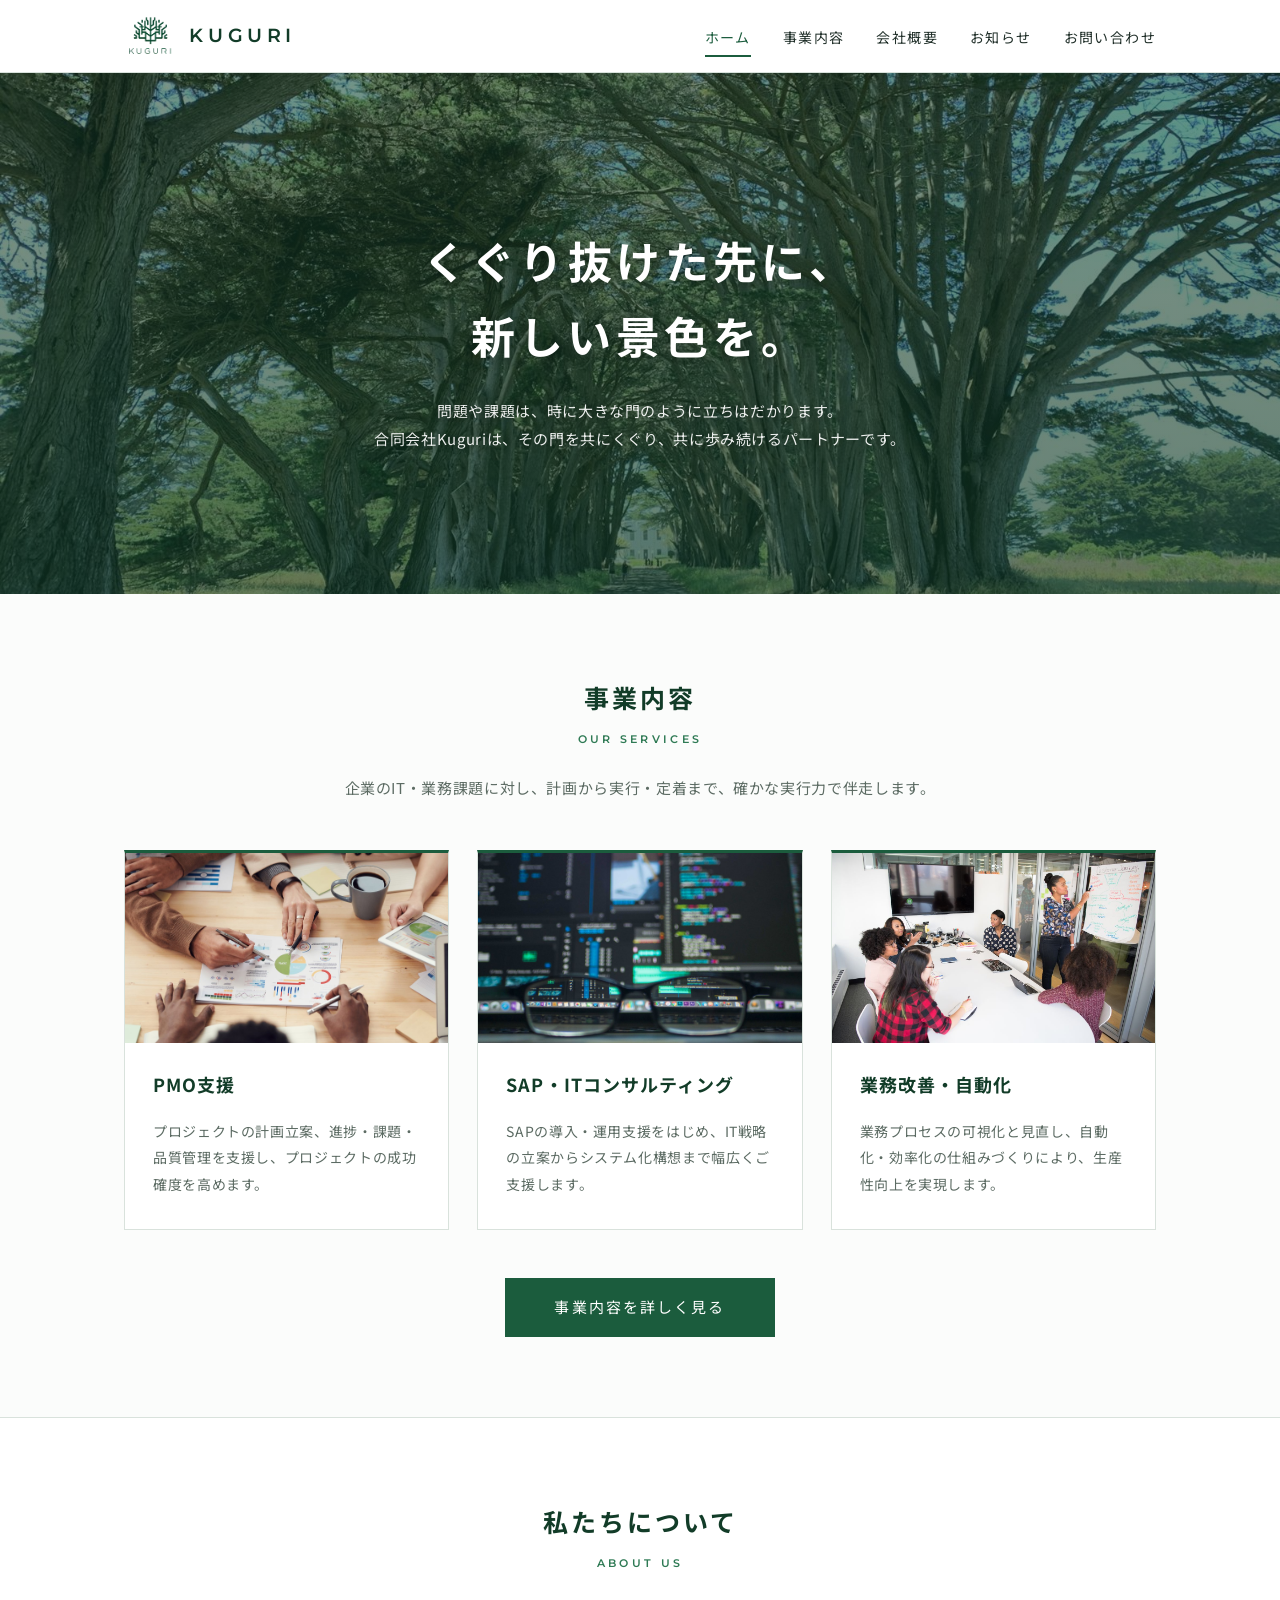
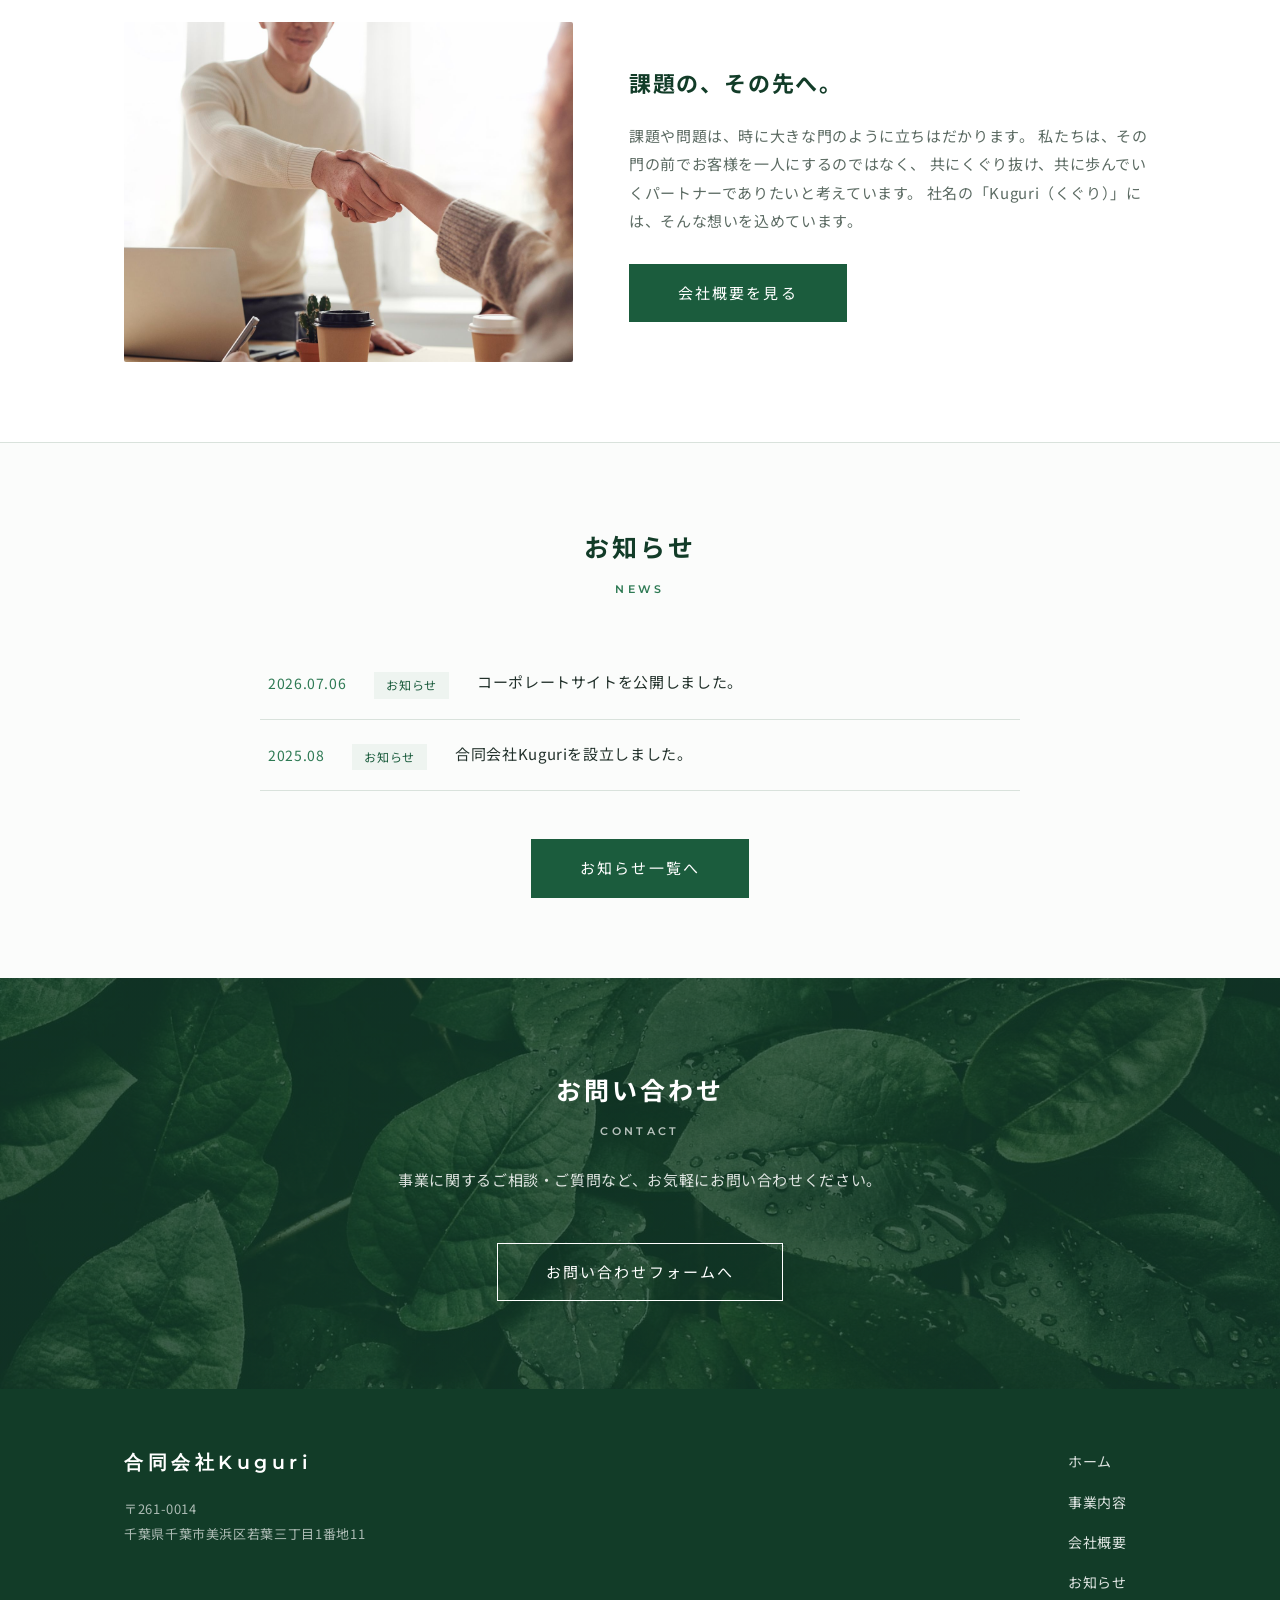
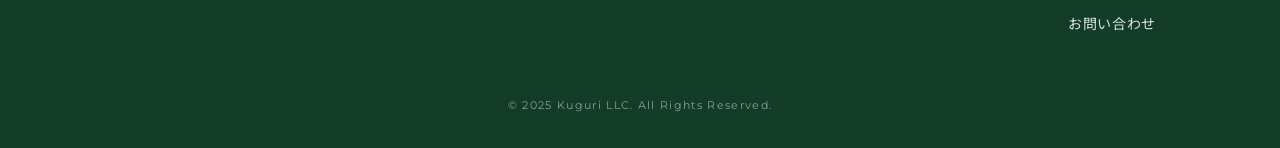
<file: index.html>
<!DOCTYPE html>
<html lang="ja">
<head>
<meta charset="UTF-8">
<meta name="viewport" content="width=device-width, initial-scale=1.0">
<meta name="google-site-verification" content="m67278-rS41kvhOnUQiNxYOpUrYYx73VXZhmr-wDTgM" />
<title>合同会社Kuguri｜PMO・SAP・ITコンサルティング</title>
<meta name="description" content="合同会社Kuguriは、PMO支援・SAP導入運用支援・ITコンサルティング・業務の自動化/効率化/改善を提供するコンサルティング会社です。">
<link rel="preconnect" href="https://fonts.googleapis.com">
<link href="https://fonts.googleapis.com/css2?family=Montserrat:wght@500;600;700&family=Noto+Sans+JP:wght@400;500;700&display=swap" rel="stylesheet">
<link rel="stylesheet" href="css/style.css">
</head>
<body>

<header class="site-header">
  <div class="container header-inner">
    <a href="index.html" class="brand">
      <img src="images/logo.png" alt="合同会社Kuguri ロゴ" onerror="this.style.display='none'">
      <span class="brand-name">KUGURI</span>
    </a>
    <nav class="global-nav">
      <ul>
        <li><a href="index.html" class="current">ホーム</a></li>
        <li><a href="services.html">事業内容</a></li>
        <li><a href="about.html">会社概要</a></li>
        <li><a href="news.html">お知らせ</a></li>
        <li><a href="contact.html">お問い合わせ</a></li>
      </ul>
    </nav>
  </div>
</header>

<section class="hero">
  <div class="container">
    <h1>くぐり抜けた先に、<br>新しい景色を。</h1>
    <p>問題や課題は、時に大きな門のように立ちはだかります。<br>合同会社Kuguriは、その門を共にくぐり、共に歩み続けるパートナーです。</p>
  </div>
</section>

<section class="section">
  <div class="container">
    <h2 class="section-title">事業内容</h2>
    <span class="section-title-en">Our Services</span>
    <p class="section-lead">企業のIT・業務課題に対し、計画から実行・定着まで、確かな実行力で伴走します。</p>
    <div class="services-grid">
      <div class="service-card has-img">
        <img src="images/consulting.jpg" alt="資料を囲んで議論するチーム">
        <h3>PMO支援</h3>
        <p>プロジェクトの計画立案、進捗・課題・品質管理を支援し、プロジェクトの成功確度を高めます。</p>
      </div>
      <div class="service-card has-img">
        <img src="images/sap.jpg" alt="システム開発の画面">
        <h3>SAP・ITコンサルティング</h3>
        <p>SAPの導入・運用支援をはじめ、IT戦略の立案からシステム化構想まで幅広くご支援します。</p>
      </div>
      <div class="service-card has-img">
        <img src="images/kaizen.jpg" alt="データ分析と業務改善の検討">
        <h3>業務改善・自動化</h3>
        <p>業務プロセスの可視化と見直し、自動化・効率化の仕組みづくりにより、生産性向上を実現します。</p>
      </div>
    </div>
    <div class="center">
      <a href="services.html" class="btn">事業内容を詳しく見る</a>
    </div>
  </div>
</section>

<section class="section alt">
  <div class="container">
    <h2 class="section-title">私たちについて</h2>
    <span class="section-title-en">About Us</span>
    <div class="split">
      <div class="split-img">
        <img src="images/handshake.jpg" alt="信頼の握手">
      </div>
      <div class="split-body">
        <h3>課題の、その先へ。</h3>
        <p>
          課題や問題は、時に大きな門のように立ちはだかります。
          私たちは、その門の前でお客様を一人にするのではなく、
          共にくぐり抜け、共に歩んでいくパートナーでありたいと考えています。
          社名の「Kuguri（くぐり）」には、そんな想いを込めています。
        </p>
        <a href="about.html" class="btn">会社概要を見る</a>
      </div>
    </div>
  </div>
</section>

<section class="section">
  <div class="container">
    <h2 class="section-title">お知らせ</h2>
    <span class="section-title-en">News</span>
    <ul class="news-list">
      <li>
        <time datetime="2026-07-06">2026.07.06</time>
        <span class="news-tag">お知らせ</span>
        <span>コーポレートサイトを公開しました。</span>
      </li>
      <li>
        <time datetime="2025-08-01">2025.08</time>
        <span class="news-tag">お知らせ</span>
        <span>合同会社Kuguriを設立しました。</span>
      </li>
    </ul>
    <div class="center">
      <a href="news.html" class="btn">お知らせ一覧へ</a>
    </div>
  </div>
</section>

<section class="cta-photo">
  <div class="container">
    <h2 class="section-title">お問い合わせ</h2>
    <span class="section-title-en">Contact</span>
    <p class="section-lead">事業に関するご相談・ご質問など、お気軽にお問い合わせください。</p>
    <div class="center">
      <a href="contact.html" class="btn">お問い合わせフォームへ</a>
    </div>
  </div>
</section>

<footer class="site-footer">
  <div class="container">
    <div class="footer-inner">
      <div class="footer-brand">
        <span class="brand-name">合同会社Kuguri</span>
        <address>〒261-0014<br>千葉県千葉市美浜区若葉三丁目1番地11</address>
      </div>
      <nav class="footer-nav">
        <ul>
          <li><a href="index.html">ホーム</a></li>
          <li><a href="services.html">事業内容</a></li>
          <li><a href="about.html">会社概要</a></li>
          <li><a href="news.html">お知らせ</a></li>
          <li><a href="contact.html">お問い合わせ</a></li>
        </ul>
      </nav>
    </div>
    <p class="copyright">&copy; 2025 Kuguri LLC. All Rights Reserved.</p>
  </div>
</footer>

</body>
</html>
</file>
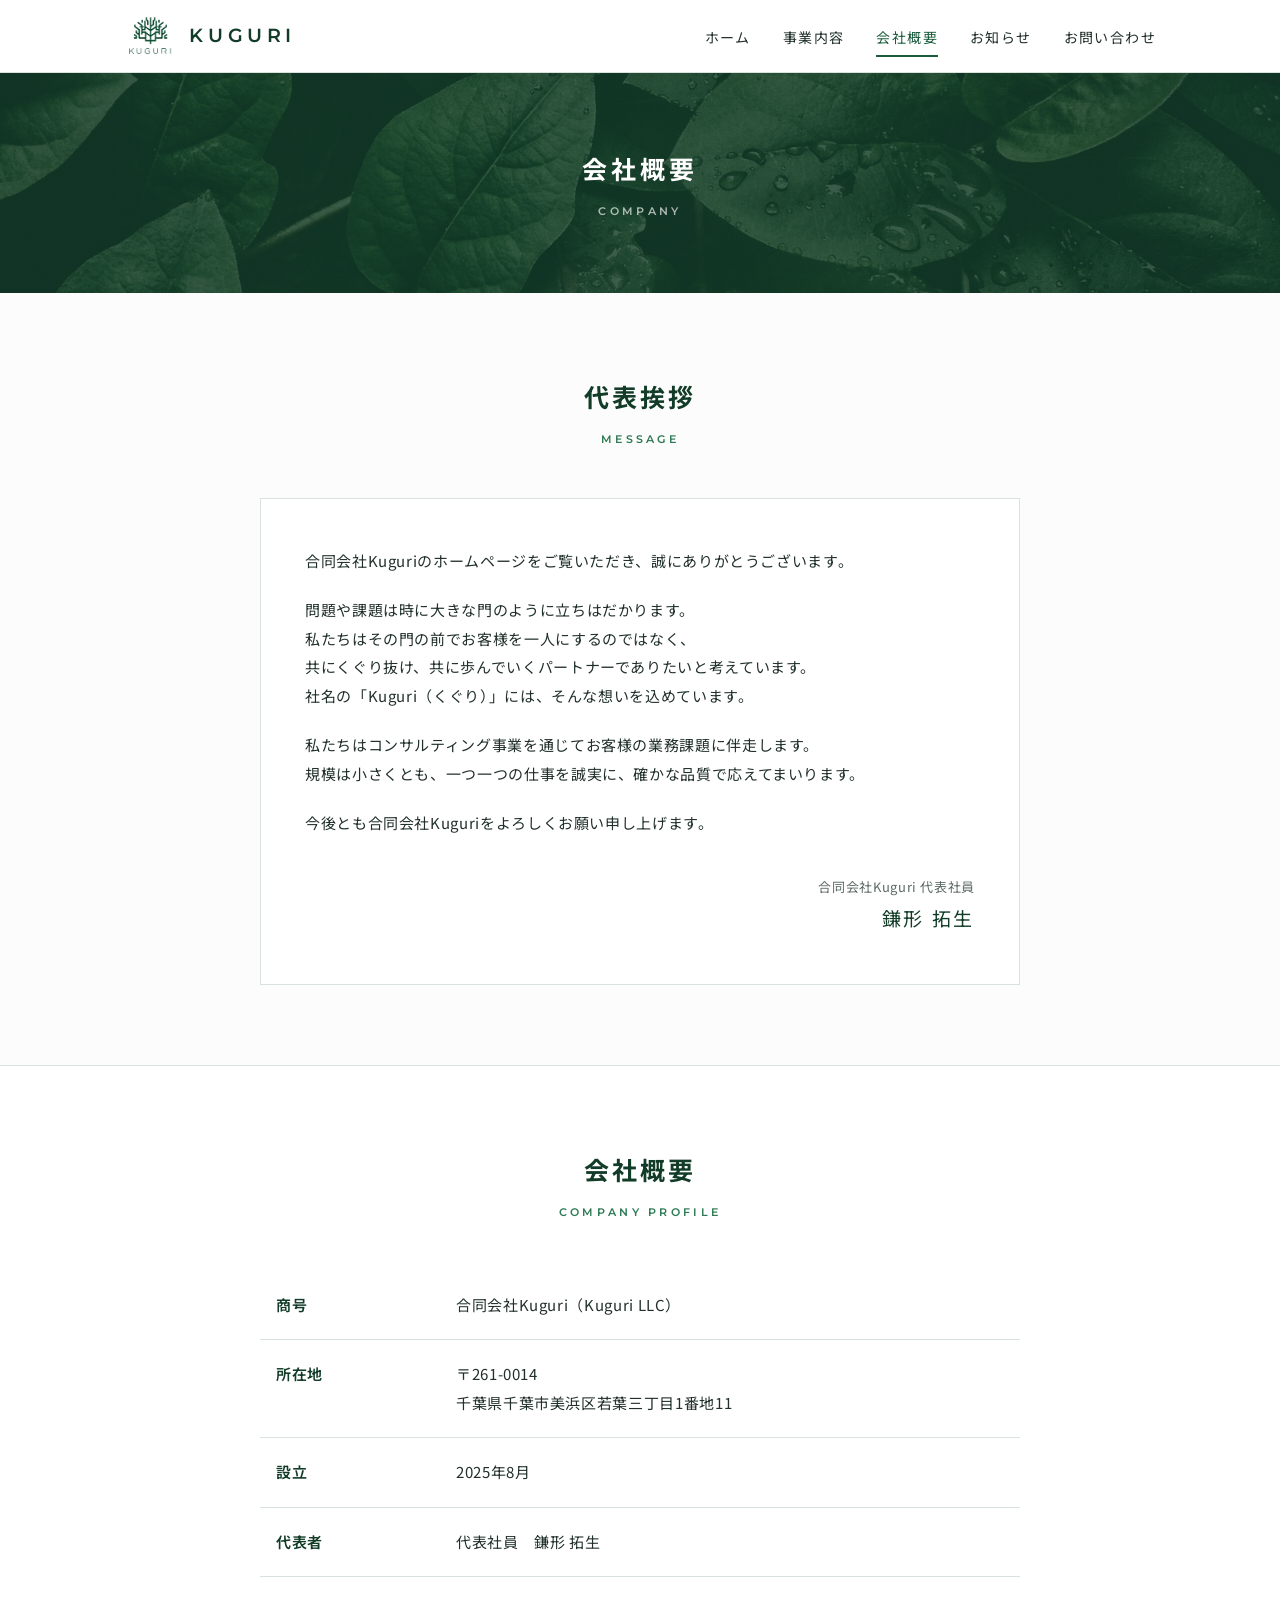
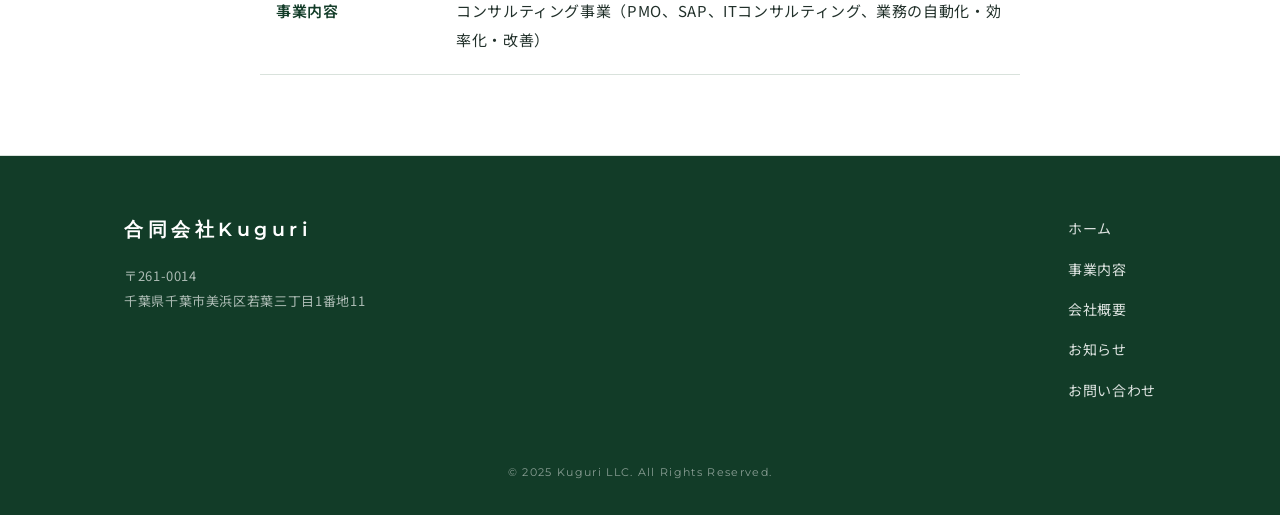
<file: about.html>
<!DOCTYPE html>
<html lang="ja">
<head>
<meta charset="UTF-8">
<meta name="viewport" content="width=device-width, initial-scale=1.0">
<title>会社概要・代表挨拶｜合同会社Kuguri</title>
<meta name="description" content="合同会社Kuguriの会社概要と代表挨拶。千葉県千葉市を拠点に、PMO・SAP・ITコンサルティング等のコンサルティング事業を展開しています。">
<link rel="preconnect" href="https://fonts.googleapis.com">
<link href="https://fonts.googleapis.com/css2?family=Montserrat:wght@500;600;700&family=Noto+Sans+JP:wght@400;500;700&display=swap" rel="stylesheet">
<link rel="stylesheet" href="css/style.css">
</head>
<body>

<header class="site-header">
  <div class="container header-inner">
    <a href="index.html" class="brand">
      <img src="images/logo.png" alt="合同会社Kuguri ロゴ" onerror="this.style.display='none'">
      <span class="brand-name">KUGURI</span>
    </a>
    <nav class="global-nav">
      <ul>
        <li><a href="index.html">ホーム</a></li>
        <li><a href="services.html">事業内容</a></li>
        <li><a href="about.html" class="current">会社概要</a></li>
        <li><a href="news.html">お知らせ</a></li>
        <li><a href="contact.html">お問い合わせ</a></li>
      </ul>
    </nav>
  </div>
</header>

<div class="page-header">
  <div class="container">
    <h1>会社概要</h1>
    <span class="en">Company</span>
  </div>
</div>

<section class="section">
  <div class="container">
    <h2 class="section-title">代表挨拶</h2>
    <span class="section-title-en">Message</span>
    <div class="message-box">
      <p>
        合同会社Kuguriのホームページをご覧いただき、誠にありがとうございます。
      </p>
      <p>
        問題や課題は時に大きな門のように立ちはだかります。<br>
        私たちはその門の前でお客様を一人にするのではなく、<br>
        共にくぐり抜け、共に歩んでいくパートナーでありたいと考えています。<br>
        社名の「Kuguri（くぐり）」には、そんな想いを込めています。
      </p>
      <p>
        私たちはコンサルティング事業を通じてお客様の業務課題に伴走します。<br>
        規模は小さくとも、一つ一つの仕事を誠実に、確かな品質で応えてまいります。
      </p>
      <p>
        今後とも合同会社Kuguriをよろしくお願い申し上げます。
      </p>
      <div class="message-sign">
        <span class="title">合同会社Kuguri 代表社員</span><br>
        <span class="name">鎌形 拓生</span>
      </div>
    </div>
  </div>
</section>

<section class="section alt">
  <div class="container">
    <h2 class="section-title">会社概要</h2>
    <span class="section-title-en">Company Profile</span>
    <table class="company-table">
      <tr>
        <th>商号</th>
        <td>合同会社Kuguri（Kuguri LLC）</td>
      </tr>
      <tr>
        <th>所在地</th>
        <td>〒261-0014<br>千葉県千葉市美浜区若葉三丁目1番地11</td>
      </tr>
      <tr>
        <th>設立</th>
        <td>2025年8月</td>
      </tr>
      <tr>
        <th>代表者</th>
        <td>代表社員　鎌形 拓生</td>
      </tr>
      <tr>
        <th>事業内容</th>
        <td>コンサルティング事業（PMO、SAP、ITコンサルティング、業務の自動化・効率化・改善）</td>
      </tr>
    </table>
  </div>
</section>

<footer class="site-footer">
  <div class="container">
    <div class="footer-inner">
      <div class="footer-brand">
        <span class="brand-name">合同会社Kuguri</span>
        <address>〒261-0014<br>千葉県千葉市美浜区若葉三丁目1番地11</address>
      </div>
      <nav class="footer-nav">
        <ul>
          <li><a href="index.html">ホーム</a></li>
          <li><a href="services.html">事業内容</a></li>
          <li><a href="about.html">会社概要</a></li>
          <li><a href="news.html">お知らせ</a></li>
          <li><a href="contact.html">お問い合わせ</a></li>
        </ul>
      </nav>
    </div>
    <p class="copyright">&copy; 2025 Kuguri LLC. All Rights Reserved.</p>
  </div>
</footer>

</body>
</html>
</file>
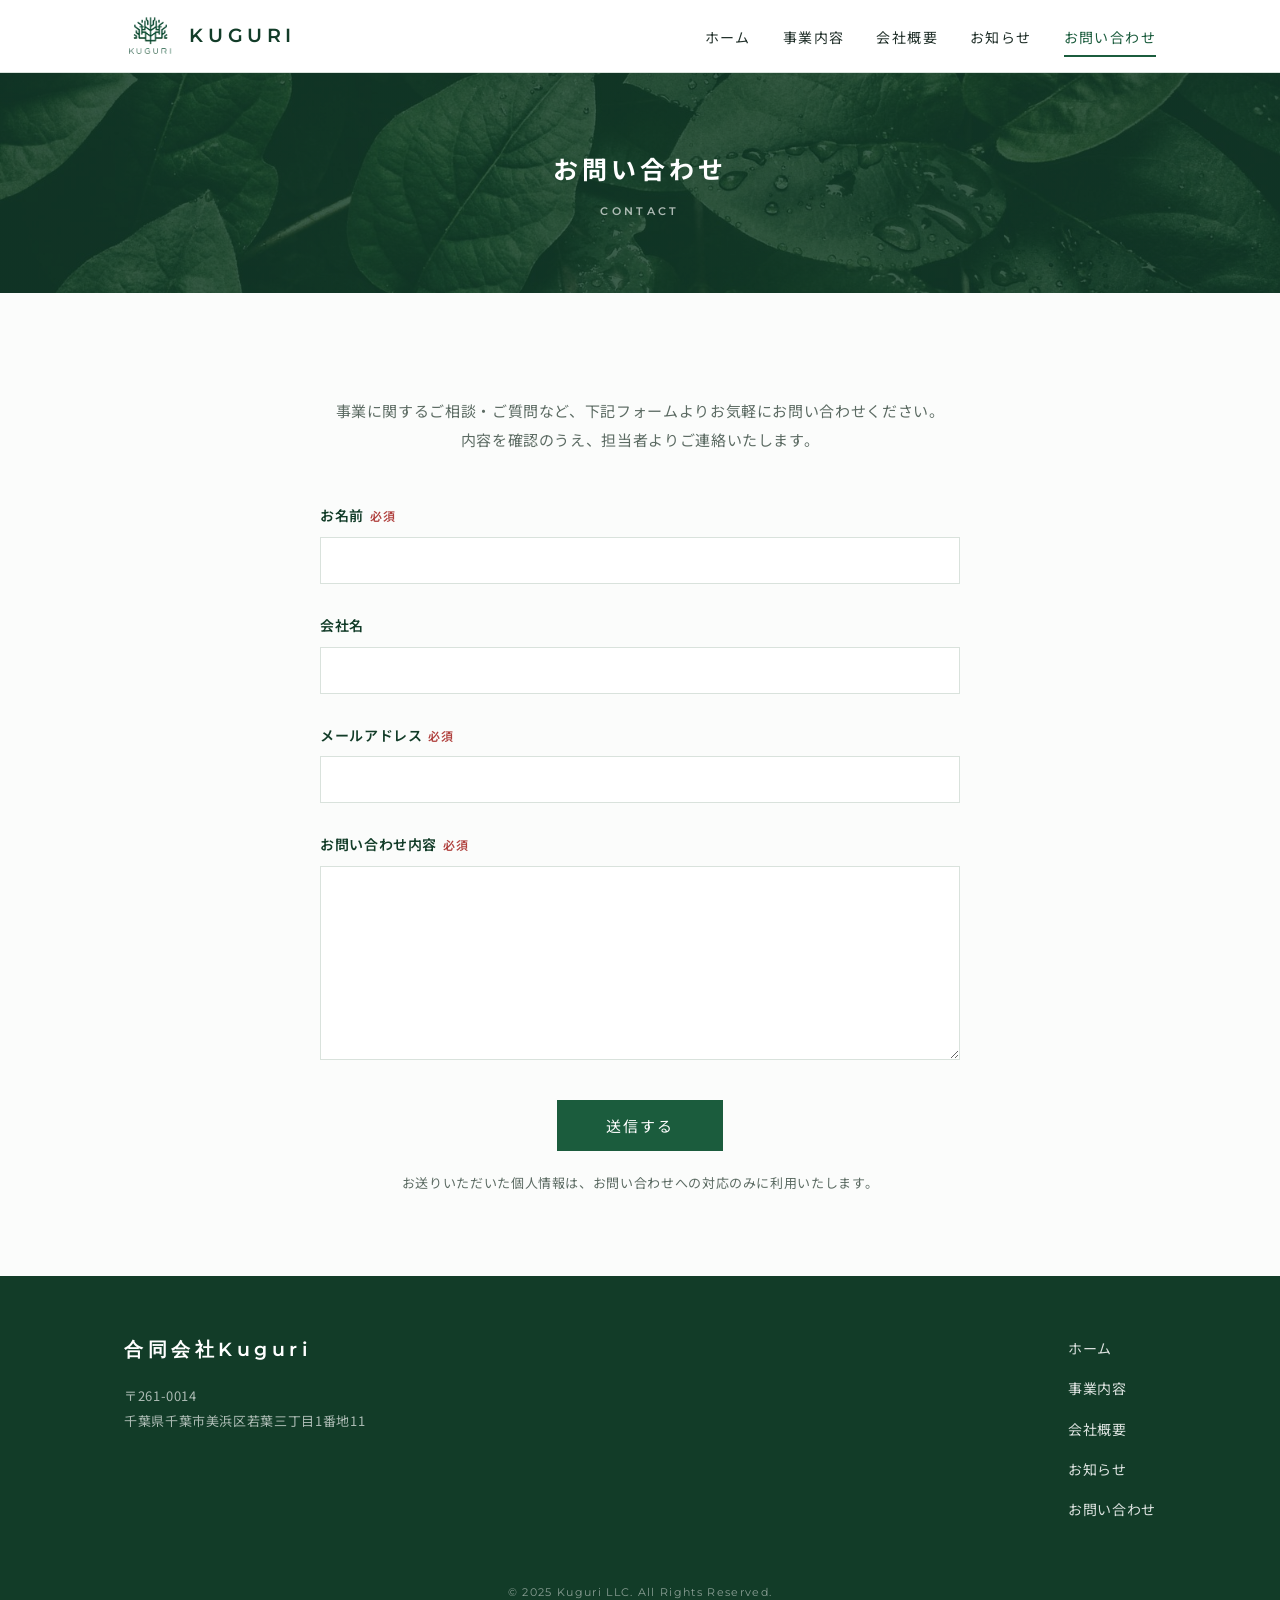
<file: contact.html>
<!DOCTYPE html>
<html lang="ja">
<head>
<meta charset="UTF-8">
<meta name="viewport" content="width=device-width, initial-scale=1.0">
<title>お問い合わせ｜合同会社Kuguri</title>
<meta name="description" content="合同会社Kuguriへのお問い合わせはこちらのフォームからお願いいたします。">
<link rel="preconnect" href="https://fonts.googleapis.com">
<link href="https://fonts.googleapis.com/css2?family=Montserrat:wght@500;600;700&family=Noto+Sans+JP:wght@400;500;700&display=swap" rel="stylesheet">
<link rel="stylesheet" href="css/style.css">
</head>
<body>

<header class="site-header">
  <div class="container header-inner">
    <a href="index.html" class="brand">
      <img src="images/logo.png" alt="合同会社Kuguri ロゴ" onerror="this.style.display='none'">
      <span class="brand-name">KUGURI</span>
    </a>
    <nav class="global-nav">
      <ul>
        <li><a href="index.html">ホーム</a></li>
        <li><a href="services.html">事業内容</a></li>
        <li><a href="about.html">会社概要</a></li>
        <li><a href="news.html">お知らせ</a></li>
        <li><a href="contact.html" class="current">お問い合わせ</a></li>
      </ul>
    </nav>
  </div>
</header>

<div class="page-header">
  <div class="container">
    <h1>お問い合わせ</h1>
    <span class="en">Contact</span>
  </div>
</div>

<section class="section">
  <div class="container">
    <p class="section-lead">
      事業に関するご相談・ご質問など、下記フォームよりお気軽にお問い合わせください。<br>
      内容を確認のうえ、担当者よりご連絡いたします。
    </p>

    <!--
      お問い合わせフォームは Formspree（無料プラン）を利用します。
      https://formspree.io/ でアカウント作成後、発行されたフォームIDを
      下の action の「YOUR_FORM_ID」部分に置き換えると有効になります。
    -->
    <form class="contact-form" action="https://formspree.io/f/YOUR_FORM_ID" method="POST">
      <div class="form-group">
        <label for="name">お名前<span class="required">必須</span></label>
        <input type="text" id="name" name="name" required autocomplete="name">
      </div>
      <div class="form-group">
        <label for="company">会社名</label>
        <input type="text" id="company" name="company" autocomplete="organization">
      </div>
      <div class="form-group">
        <label for="email">メールアドレス<span class="required">必須</span></label>
        <input type="email" id="email" name="email" required autocomplete="email">
      </div>
      <div class="form-group">
        <label for="message">お問い合わせ内容<span class="required">必須</span></label>
        <textarea id="message" name="message" rows="8" required></textarea>
      </div>
      <div class="center" style="margin-top:32px;">
        <button type="submit" class="btn">送信する</button>
      </div>
      <p class="form-note">お送りいただいた個人情報は、お問い合わせへの対応のみに利用いたします。</p>
    </form>
  </div>
</section>

<footer class="site-footer">
  <div class="container">
    <div class="footer-inner">
      <div class="footer-brand">
        <span class="brand-name">合同会社Kuguri</span>
        <address>〒261-0014<br>千葉県千葉市美浜区若葉三丁目1番地11</address>
      </div>
      <nav class="footer-nav">
        <ul>
          <li><a href="index.html">ホーム</a></li>
          <li><a href="services.html">事業内容</a></li>
          <li><a href="about.html">会社概要</a></li>
          <li><a href="news.html">お知らせ</a></li>
          <li><a href="contact.html">お問い合わせ</a></li>
        </ul>
      </nav>
    </div>
    <p class="copyright">&copy; 2025 Kuguri LLC. All Rights Reserved.</p>
  </div>
</footer>

</body>
</html>
</file>
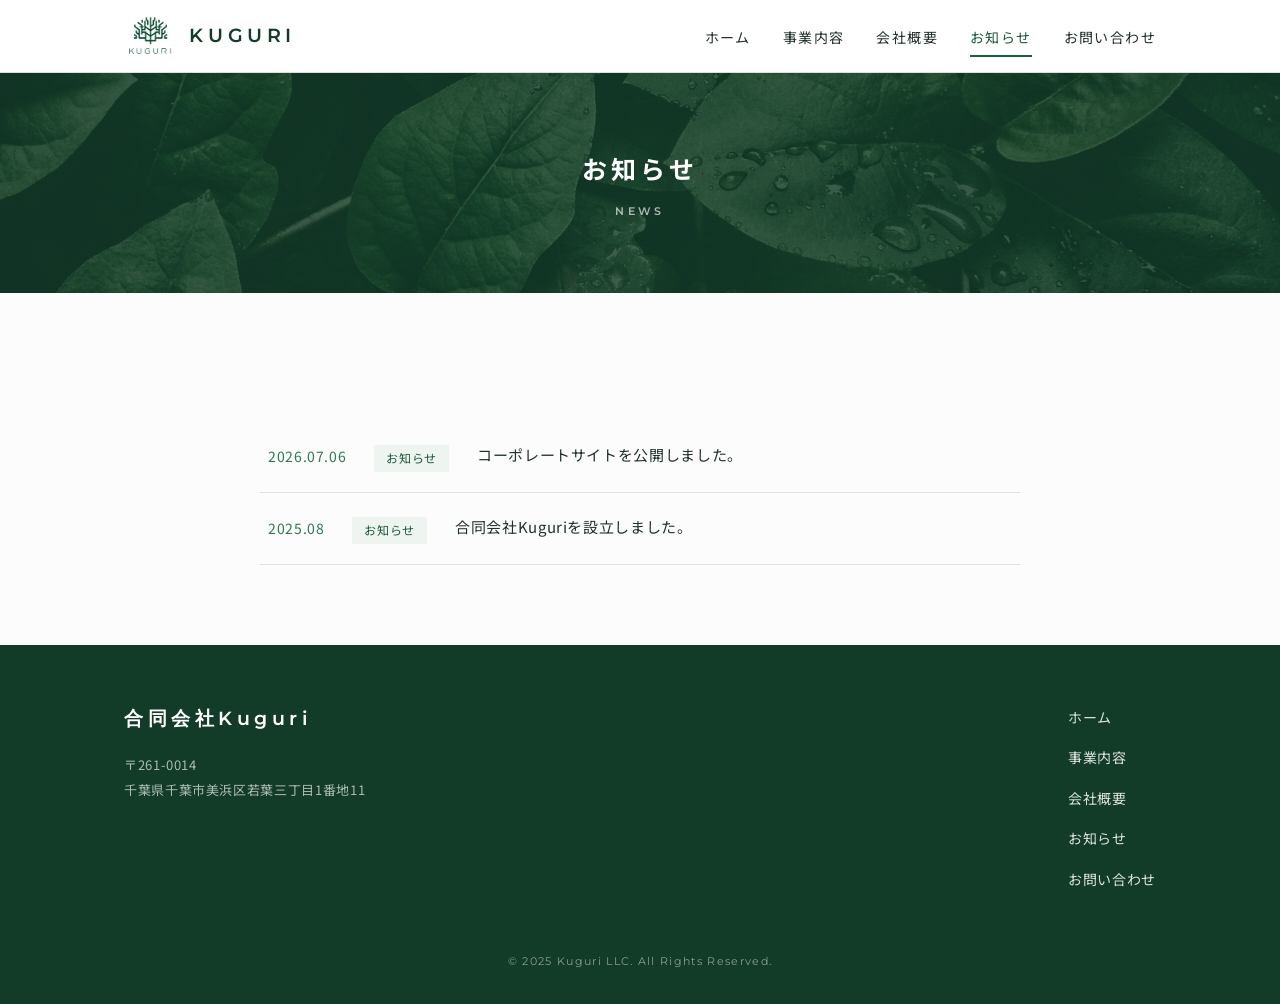
<file: news.html>
<!DOCTYPE html>
<html lang="ja">
<head>
<meta charset="UTF-8">
<meta name="viewport" content="width=device-width, initial-scale=1.0">
<title>お知らせ｜合同会社Kuguri</title>
<meta name="description" content="合同会社Kuguriからのお知らせ・新着情報の一覧です。">
<link rel="preconnect" href="https://fonts.googleapis.com">
<link href="https://fonts.googleapis.com/css2?family=Montserrat:wght@500;600;700&family=Noto+Sans+JP:wght@400;500;700&display=swap" rel="stylesheet">
<link rel="stylesheet" href="css/style.css">
</head>
<body>

<header class="site-header">
  <div class="container header-inner">
    <a href="index.html" class="brand">
      <img src="images/logo.png" alt="合同会社Kuguri ロゴ" onerror="this.style.display='none'">
      <span class="brand-name">KUGURI</span>
    </a>
    <nav class="global-nav">
      <ul>
        <li><a href="index.html">ホーム</a></li>
        <li><a href="services.html">事業内容</a></li>
        <li><a href="about.html">会社概要</a></li>
        <li><a href="news.html" class="current">お知らせ</a></li>
        <li><a href="contact.html">お問い合わせ</a></li>
      </ul>
    </nav>
  </div>
</header>

<div class="page-header">
  <div class="container">
    <h1>お知らせ</h1>
    <span class="en">News</span>
  </div>
</div>

<section class="section">
  <div class="container">
    <!-- 新しいお知らせは、このリストの一番上に <li> を追加してください -->
    <ul class="news-list">
      <li>
        <time datetime="2026-07-06">2026.07.06</time>
        <span class="news-tag">お知らせ</span>
        <span>コーポレートサイトを公開しました。</span>
      </li>
      <li>
        <time datetime="2025-08-01">2025.08</time>
        <span class="news-tag">お知らせ</span>
        <span>合同会社Kuguriを設立しました。</span>
      </li>
    </ul>
  </div>
</section>

<footer class="site-footer">
  <div class="container">
    <div class="footer-inner">
      <div class="footer-brand">
        <span class="brand-name">合同会社Kuguri</span>
        <address>〒261-0014<br>千葉県千葉市美浜区若葉三丁目1番地11</address>
      </div>
      <nav class="footer-nav">
        <ul>
          <li><a href="index.html">ホーム</a></li>
          <li><a href="services.html">事業内容</a></li>
          <li><a href="about.html">会社概要</a></li>
          <li><a href="news.html">お知らせ</a></li>
          <li><a href="contact.html">お問い合わせ</a></li>
        </ul>
      </nav>
    </div>
    <p class="copyright">&copy; 2025 Kuguri LLC. All Rights Reserved.</p>
  </div>
</footer>

</body>
</html>
</file>
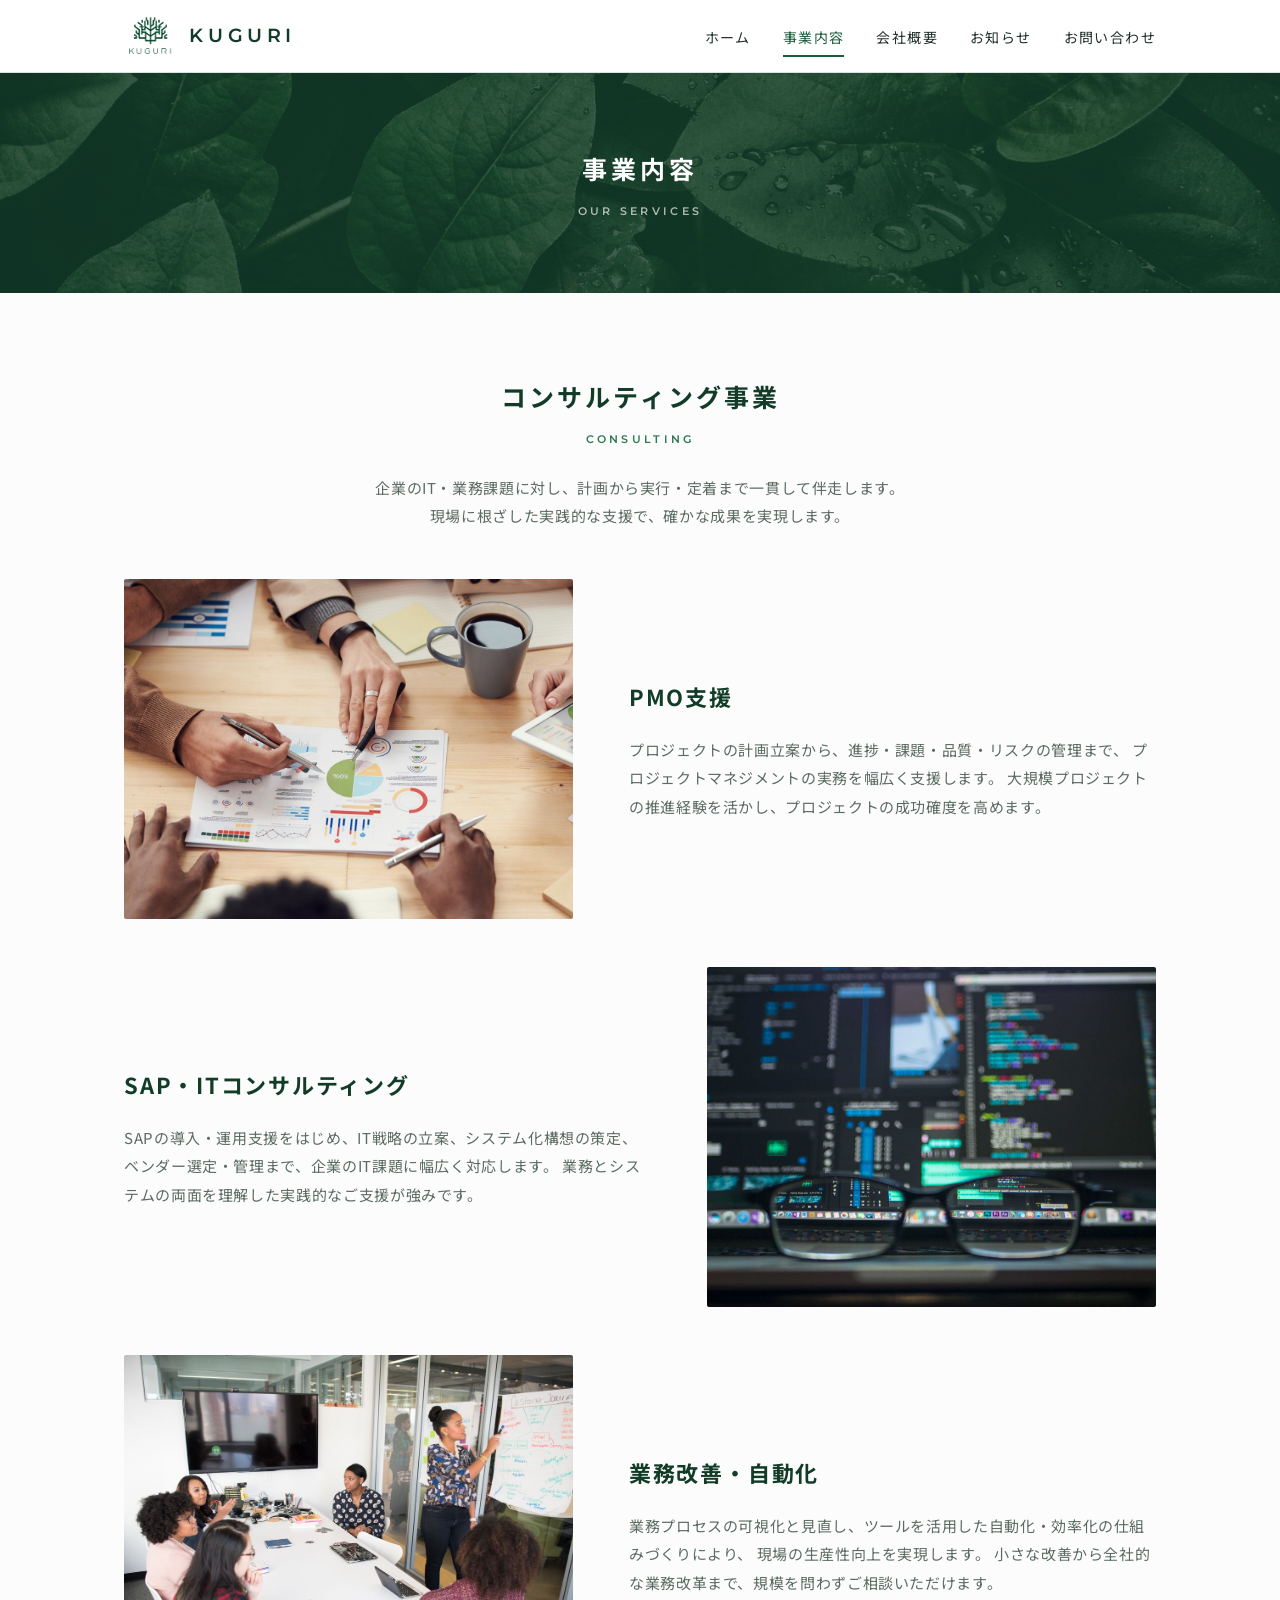
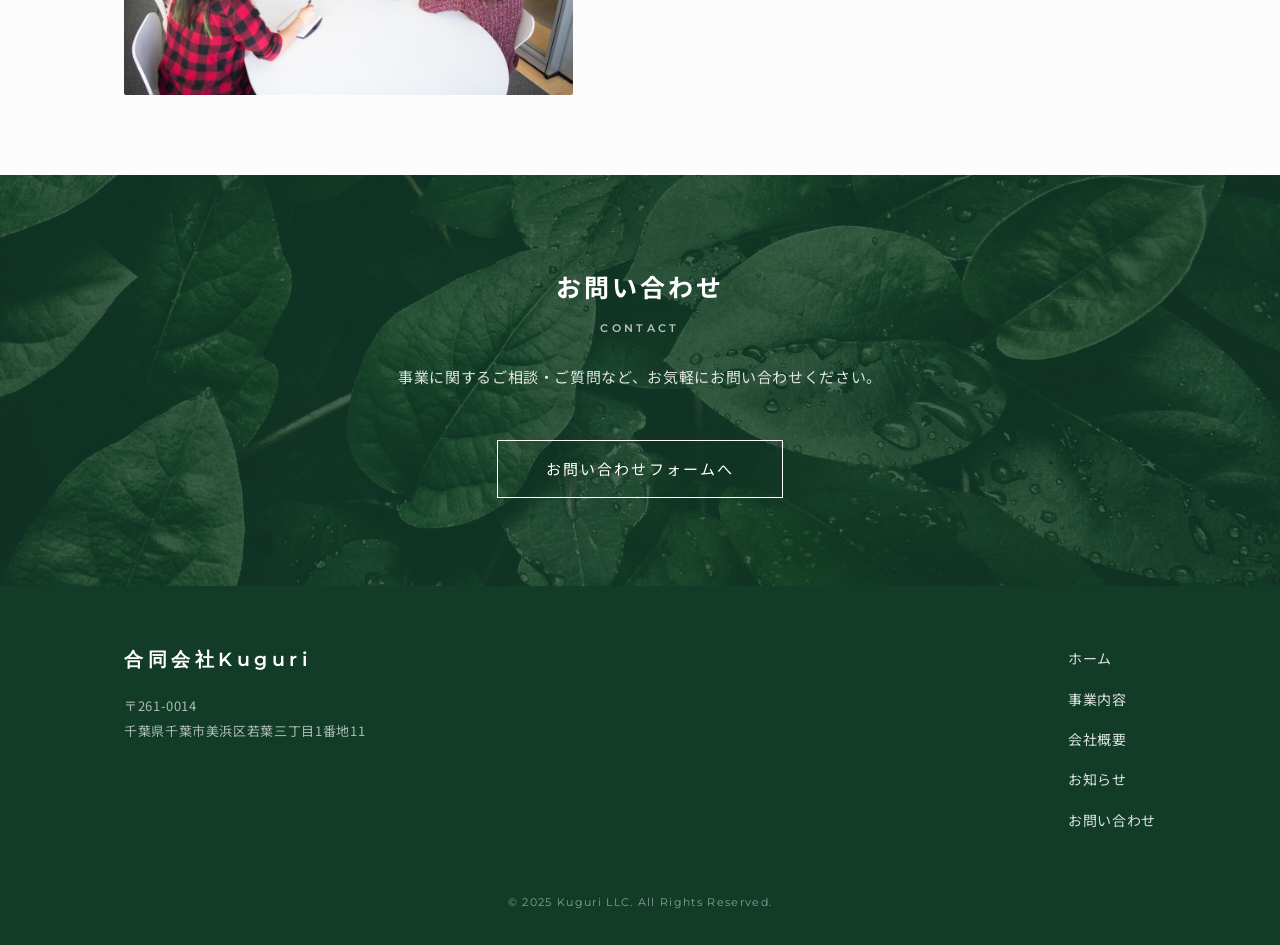
<file: services.html>
<!DOCTYPE html>
<html lang="ja">
<head>
<meta charset="UTF-8">
<meta name="viewport" content="width=device-width, initial-scale=1.0">
<title>事業内容｜合同会社Kuguri</title>
<meta name="description" content="合同会社Kuguriの事業内容のご案内。PMO支援・SAP導入運用支援・ITコンサルティング・業務の自動化/効率化/改善を提供しています。">
<link rel="preconnect" href="https://fonts.googleapis.com">
<link href="https://fonts.googleapis.com/css2?family=Montserrat:wght@500;600;700&family=Noto+Sans+JP:wght@400;500;700&display=swap" rel="stylesheet">
<link rel="stylesheet" href="css/style.css">
</head>
<body>

<header class="site-header">
  <div class="container header-inner">
    <a href="index.html" class="brand">
      <img src="images/logo.png" alt="合同会社Kuguri ロゴ" onerror="this.style.display='none'">
      <span class="brand-name">KUGURI</span>
    </a>
    <nav class="global-nav">
      <ul>
        <li><a href="index.html">ホーム</a></li>
        <li><a href="services.html" class="current">事業内容</a></li>
        <li><a href="about.html">会社概要</a></li>
        <li><a href="news.html">お知らせ</a></li>
        <li><a href="contact.html">お問い合わせ</a></li>
      </ul>
    </nav>
  </div>
</header>

<div class="page-header">
  <div class="container">
    <h1>事業内容</h1>
    <span class="en">Our Services</span>
  </div>
</div>

<section class="section">
  <div class="container">
    <h2 class="section-title">コンサルティング事業</h2>
    <span class="section-title-en">Consulting</span>
    <p class="section-lead">
      企業のIT・業務課題に対し、計画から実行・定着まで一貫して伴走します。<br>
      現場に根ざした実践的な支援で、確かな成果を実現します。
    </p>

    <div class="split">
      <div class="split-img">
        <img src="images/consulting.jpg" alt="資料を囲んで議論するチーム">
      </div>
      <div class="split-body">
        <h3>PMO支援</h3>
        <p>
          プロジェクトの計画立案から、進捗・課題・品質・リスクの管理まで、
          プロジェクトマネジメントの実務を幅広く支援します。
          大規模プロジェクトの推進経験を活かし、プロジェクトの成功確度を高めます。
        </p>
      </div>
    </div>

    <div class="split reverse">
      <div class="split-img">
        <img src="images/sap.jpg" alt="システム開発の画面">
      </div>
      <div class="split-body">
        <h3>SAP・ITコンサルティング</h3>
        <p>
          SAPの導入・運用支援をはじめ、IT戦略の立案、システム化構想の策定、
          ベンダー選定・管理まで、企業のIT課題に幅広く対応します。
          業務とシステムの両面を理解した実践的なご支援が強みです。
        </p>
      </div>
    </div>

    <div class="split">
      <div class="split-img">
        <img src="images/kaizen.jpg" alt="データ分析と業務改善の検討">
      </div>
      <div class="split-body">
        <h3>業務改善・自動化</h3>
        <p>
          業務プロセスの可視化と見直し、ツールを活用した自動化・効率化の仕組みづくりにより、
          現場の生産性向上を実現します。
          小さな改善から全社的な業務改革まで、規模を問わずご相談いただけます。
        </p>
      </div>
    </div>
  </div>
</section>

<section class="cta-photo">
  <div class="container">
    <h2 class="section-title">お問い合わせ</h2>
    <span class="section-title-en">Contact</span>
    <p class="section-lead">事業に関するご相談・ご質問など、お気軽にお問い合わせください。</p>
    <div class="center">
      <a href="contact.html" class="btn">お問い合わせフォームへ</a>
    </div>
  </div>
</section>

<footer class="site-footer">
  <div class="container">
    <div class="footer-inner">
      <div class="footer-brand">
        <span class="brand-name">合同会社Kuguri</span>
        <address>〒261-0014<br>千葉県千葉市美浜区若葉三丁目1番地11</address>
      </div>
      <nav class="footer-nav">
        <ul>
          <li><a href="index.html">ホーム</a></li>
          <li><a href="services.html">事業内容</a></li>
          <li><a href="about.html">会社概要</a></li>
          <li><a href="news.html">お知らせ</a></li>
          <li><a href="contact.html">お問い合わせ</a></li>
        </ul>
      </nav>
    </div>
    <p class="copyright">&copy; 2025 Kuguri LLC. All Rights Reserved.</p>
  </div>
</footer>

</body>
</html>
</file>
<file: css/style.css>
/* ===== 合同会社Kuguri コーポレートサイト ===== */

:root {
  --green-dark: #123c28;
  --green: #1b5c3d;
  --green-soft: #2e7a54;
  --green-pale: #eef4f0;
  --ink: #21302a;
  --ink-soft: #5c6b63;
  --line: #d9e2dc;
  --bg: #fbfcfb;
  --white: #ffffff;
  --heading: "Noto Sans JP", "Yu Gothic", "Hiragino Kaku Gothic ProN", sans-serif;
  --sans: "Noto Sans JP", "Yu Gothic", "Hiragino Kaku Gothic ProN", sans-serif;
  --en: "Montserrat", sans-serif;
}

* { margin: 0; padding: 0; box-sizing: border-box; }

html { scroll-behavior: smooth; }

body {
  font-family: var(--sans);
  color: var(--ink);
  background: var(--bg);
  line-height: 1.9;
  letter-spacing: 0.04em;
  font-size: 16px;
}

img { max-width: 100%; height: auto; }

a { color: var(--green); text-decoration: none; }
a:hover { opacity: 0.75; }

.container {
  max-width: 1080px;
  margin: 0 auto;
  padding: 0 24px;
}

/* ===== ヘッダー ===== */
.site-header {
  position: sticky;
  top: 0;
  z-index: 100;
  background: rgba(255, 255, 255, 0.95);
  backdrop-filter: blur(8px);
  border-bottom: 1px solid var(--line);
}

.header-inner {
  display: flex;
  align-items: center;
  justify-content: space-between;
  height: 72px;
}

.brand {
  display: flex;
  align-items: center;
  gap: 12px;
}

.brand img { height: 44px; width: auto; }

.brand-name {
  font-family: var(--en);
  font-size: 19px;
  letter-spacing: 0.24em;
  color: var(--green-dark);
  font-weight: 600;
}

.global-nav ul {
  display: flex;
  gap: 32px;
  list-style: none;
}

.global-nav a {
  font-size: 14px;
  color: var(--ink);
  letter-spacing: 0.1em;
  padding: 8px 0;
  border-bottom: 2px solid transparent;
}

.global-nav a:hover,
.global-nav a.current {
  color: var(--green);
  border-bottom-color: var(--green);
  opacity: 1;
}

/* ===== ヒーロー ===== */
.hero {
  position: relative;
  background:
    linear-gradient(rgba(18, 60, 40, 0.55), rgba(18, 60, 40, 0.65)),
    url("../images/hero.jpg") center / cover no-repeat;
  padding: 150px 0 140px;
  text-align: center;
}

.hero h1 {
  font-family: var(--heading);
  font-size: clamp(28px, 5vw, 44px);
  color: var(--white);
  font-weight: 700;
  letter-spacing: 0.1em;
  line-height: 1.7;
  text-shadow: 0 2px 12px rgba(0, 0, 0, 0.25);
}

.hero p {
  margin-top: 24px;
  color: rgba(255, 255, 255, 0.92);
  font-size: 15px;
  max-width: 640px;
  margin-left: auto;
  margin-right: auto;
  text-shadow: 0 1px 8px rgba(0, 0, 0, 0.3);
}

/* ===== セクション共通 ===== */
.section { padding: 80px 0; }
.section.alt { background: var(--white); border-top: 1px solid var(--line); border-bottom: 1px solid var(--line); }

.section-title {
  font-family: var(--heading);
  font-size: 25px;
  color: var(--green-dark);
  letter-spacing: 0.12em;
  text-align: center;
  font-weight: 700;
}

.section-title-en {
  display: block;
  text-align: center;
  font-family: var(--en);
  font-size: 11px;
  font-weight: 600;
  letter-spacing: 0.3em;
  color: var(--green-soft);
  margin-top: 8px;
  text-transform: uppercase;
}

.section-lead {
  text-align: center;
  margin: 24px auto 0;
  max-width: 680px;
  color: var(--ink-soft);
  font-size: 15px;
}

/* ===== 事業カード ===== */
.services-grid {
  display: grid;
  grid-template-columns: repeat(3, 1fr);
  gap: 28px;
  margin-top: 48px;
}

.service-card {
  background: var(--white);
  border: 1px solid var(--line);
  border-top: 3px solid var(--green);
  padding: 36px 28px;
  transition: box-shadow 0.25s, transform 0.25s;
}

.service-card.has-img {
  padding: 0 0 32px;
  overflow: hidden;
}

.service-card.has-img img {
  width: 100%;
  height: 190px;
  object-fit: cover;
  display: block;
  margin-bottom: 24px;
}

.service-card.has-img h3,
.service-card.has-img p,
.service-card.has-img ul {
  padding-left: 28px;
  padding-right: 28px;
}

.service-card:hover {
  box-shadow: 0 10px 28px rgba(18, 60, 40, 0.1);
  transform: translateY(-3px);
}

.service-card h3 {
  font-family: var(--heading);
  font-size: 18px;
  color: var(--green-dark);
  letter-spacing: 0.06em;
  margin-bottom: 16px;
  font-weight: 700;
}

.service-card p {
  font-size: 14px;
  color: var(--ink-soft);
}

.service-card ul {
  margin-top: 14px;
  padding-left: 1.2em;
  font-size: 14px;
  color: var(--ink-soft);
}

/* ===== 画像+テキストの2カラム ===== */
.split {
  display: flex;
  align-items: center;
  gap: 56px;
  margin-top: 48px;
}

.split.reverse { flex-direction: row-reverse; }

.split-img {
  flex: 1 1 46%;
  min-width: 0;
}

.split-img img {
  width: 100%;
  height: 340px;
  object-fit: cover;
  display: block;
  border-radius: 2px;
}

.split-body { flex: 1 1 54%; min-width: 0; }

.split-body h3 {
  font-family: var(--heading);
  font-size: 22px;
  color: var(--green-dark);
  font-weight: 700;
  letter-spacing: 0.08em;
  margin-bottom: 18px;
}

.split-body p { color: var(--ink-soft); font-size: 15px; }

.split-body .btn { margin-top: 28px; }

/* ===== 写真背景CTA ===== */
.cta-photo {
  background:
    linear-gradient(rgba(18, 60, 40, 0.78), rgba(18, 60, 40, 0.78)),
    url("../images/leaves.jpg") center / cover no-repeat;
  padding: 88px 0;
  text-align: center;
}

.cta-photo .section-title { color: var(--white); }
.cta-photo .section-title-en { color: rgba(255, 255, 255, 0.7); }
.cta-photo .section-lead { color: rgba(255, 255, 255, 0.85); }

.cta-photo .btn {
  background: transparent;
  border-color: var(--white);
  color: var(--white);
}

.cta-photo .btn:hover {
  background: var(--white);
  color: var(--green-dark);
}

/* ===== ボタン ===== */
.btn {
  display: inline-block;
  background: var(--green);
  color: var(--white);
  padding: 14px 48px;
  font-size: 15px;
  letter-spacing: 0.14em;
  border: 1px solid var(--green);
  transition: background 0.25s, color 0.25s;
  cursor: pointer;
  font-family: var(--sans);
}

.btn:hover {
  background: var(--white);
  color: var(--green);
  opacity: 1;
}

.center { text-align: center; margin-top: 48px; }

/* ===== 会社概要テーブル ===== */
.company-table {
  width: 100%;
  max-width: 760px;
  margin: 48px auto 0;
  border-collapse: collapse;
}

.company-table th,
.company-table td {
  padding: 20px 16px;
  border-bottom: 1px solid var(--line);
  text-align: left;
  vertical-align: top;
  font-size: 15px;
}

.company-table th {
  width: 180px;
  color: var(--green-dark);
  font-weight: 600;
  white-space: nowrap;
}

.company-table ul { padding-left: 1.2em; }

/* ===== 代表挨拶 ===== */
.message-box {
  max-width: 760px;
  margin: 48px auto 0;
  background: var(--white);
  border: 1px solid var(--line);
  padding: 48px 44px;
}

.message-box p { margin-bottom: 1.4em; font-size: 15px; }
.message-box p:last-of-type { margin-bottom: 0; }

.message-sign {
  text-align: right;
  margin-top: 32px;
  font-family: var(--heading);
}

.message-sign .title { font-size: 13px; color: var(--ink-soft); }
.message-sign .name { font-size: 19px; letter-spacing: 0.14em; color: var(--green-dark); }

/* ===== お知らせ ===== */
.news-list {
  max-width: 760px;
  margin: 48px auto 0;
  list-style: none;
}

.news-list li {
  display: flex;
  gap: 28px;
  padding: 20px 8px;
  border-bottom: 1px solid var(--line);
  font-size: 15px;
  flex-wrap: wrap;
}

.news-list time {
  color: var(--green-soft);
  white-space: nowrap;
  font-size: 14px;
  padding-top: 2px;
}

.news-tag {
  font-size: 12px;
  background: var(--green-pale);
  color: var(--green);
  padding: 2px 12px;
  align-self: flex-start;
  margin-top: 4px;
  white-space: nowrap;
}

/* ===== お問い合わせフォーム ===== */
.contact-form {
  max-width: 640px;
  margin: 48px auto 0;
}

.form-group { margin-bottom: 28px; }

.form-group label {
  display: block;
  font-size: 14px;
  font-weight: 600;
  color: var(--green-dark);
  margin-bottom: 8px;
}

.required {
  color: #b0413e;
  font-size: 12px;
  margin-left: 6px;
}

.form-group input,
.form-group textarea {
  width: 100%;
  padding: 12px 14px;
  border: 1px solid var(--line);
  background: var(--white);
  font-family: var(--sans);
  font-size: 15px;
  color: var(--ink);
}

.form-group input:focus,
.form-group textarea:focus {
  outline: none;
  border-color: var(--green);
}

.form-note {
  font-size: 13px;
  color: var(--ink-soft);
  text-align: center;
  margin-top: 20px;
}

/* ===== ページタイトル帯 ===== */
.page-header {
  background:
    linear-gradient(rgba(18, 60, 40, 0.82), rgba(18, 60, 40, 0.82)),
    url("../images/leaves.jpg") center / cover no-repeat;
  padding: 72px 0;
  text-align: center;
}

.page-header h1 {
  font-family: var(--heading);
  color: var(--white);
  font-size: 25px;
  letter-spacing: 0.16em;
  font-weight: 700;
}

.page-header .en {
  display: block;
  color: rgba(255, 255, 255, 0.65);
  font-family: var(--en);
  font-size: 11px;
  font-weight: 600;
  letter-spacing: 0.3em;
  margin-top: 8px;
  text-transform: uppercase;
}

/* ===== フッター ===== */
.site-footer {
  background: var(--green-dark);
  color: rgba(255, 255, 255, 0.85);
  padding: 56px 0 32px;
  margin-top: 0;
}

.footer-inner {
  display: flex;
  justify-content: space-between;
  gap: 40px;
  flex-wrap: wrap;
}

.footer-brand .brand-name { color: var(--white); }

.footer-brand address {
  font-style: normal;
  font-size: 13px;
  margin-top: 16px;
  color: rgba(255, 255, 255, 0.65);
}

.footer-nav ul { list-style: none; }
.footer-nav li { margin-bottom: 10px; }
.footer-nav a { color: rgba(255, 255, 255, 0.85); font-size: 14px; }

.copyright {
  text-align: center;
  font-family: var(--en);
  font-size: 11px;
  color: rgba(255, 255, 255, 0.5);
  margin-top: 48px;
  letter-spacing: 0.12em;
}

/* ===== レスポンシブ ===== */
@media (max-width: 800px) {
  .services-grid { grid-template-columns: 1fr; }

  .split,
  .split.reverse { flex-direction: column; gap: 28px; }

  .split-img img { height: 220px; }

  .hero { padding: 96px 0 88px; }

  .header-inner {
    flex-direction: column;
    height: auto;
    padding: 14px 0;
    gap: 10px;
  }

  .global-nav ul { gap: 18px; flex-wrap: wrap; justify-content: center; }

  .section { padding: 56px 0; }

  .company-table th { width: 110px; }

  .message-box { padding: 32px 24px; }
}
</file>
